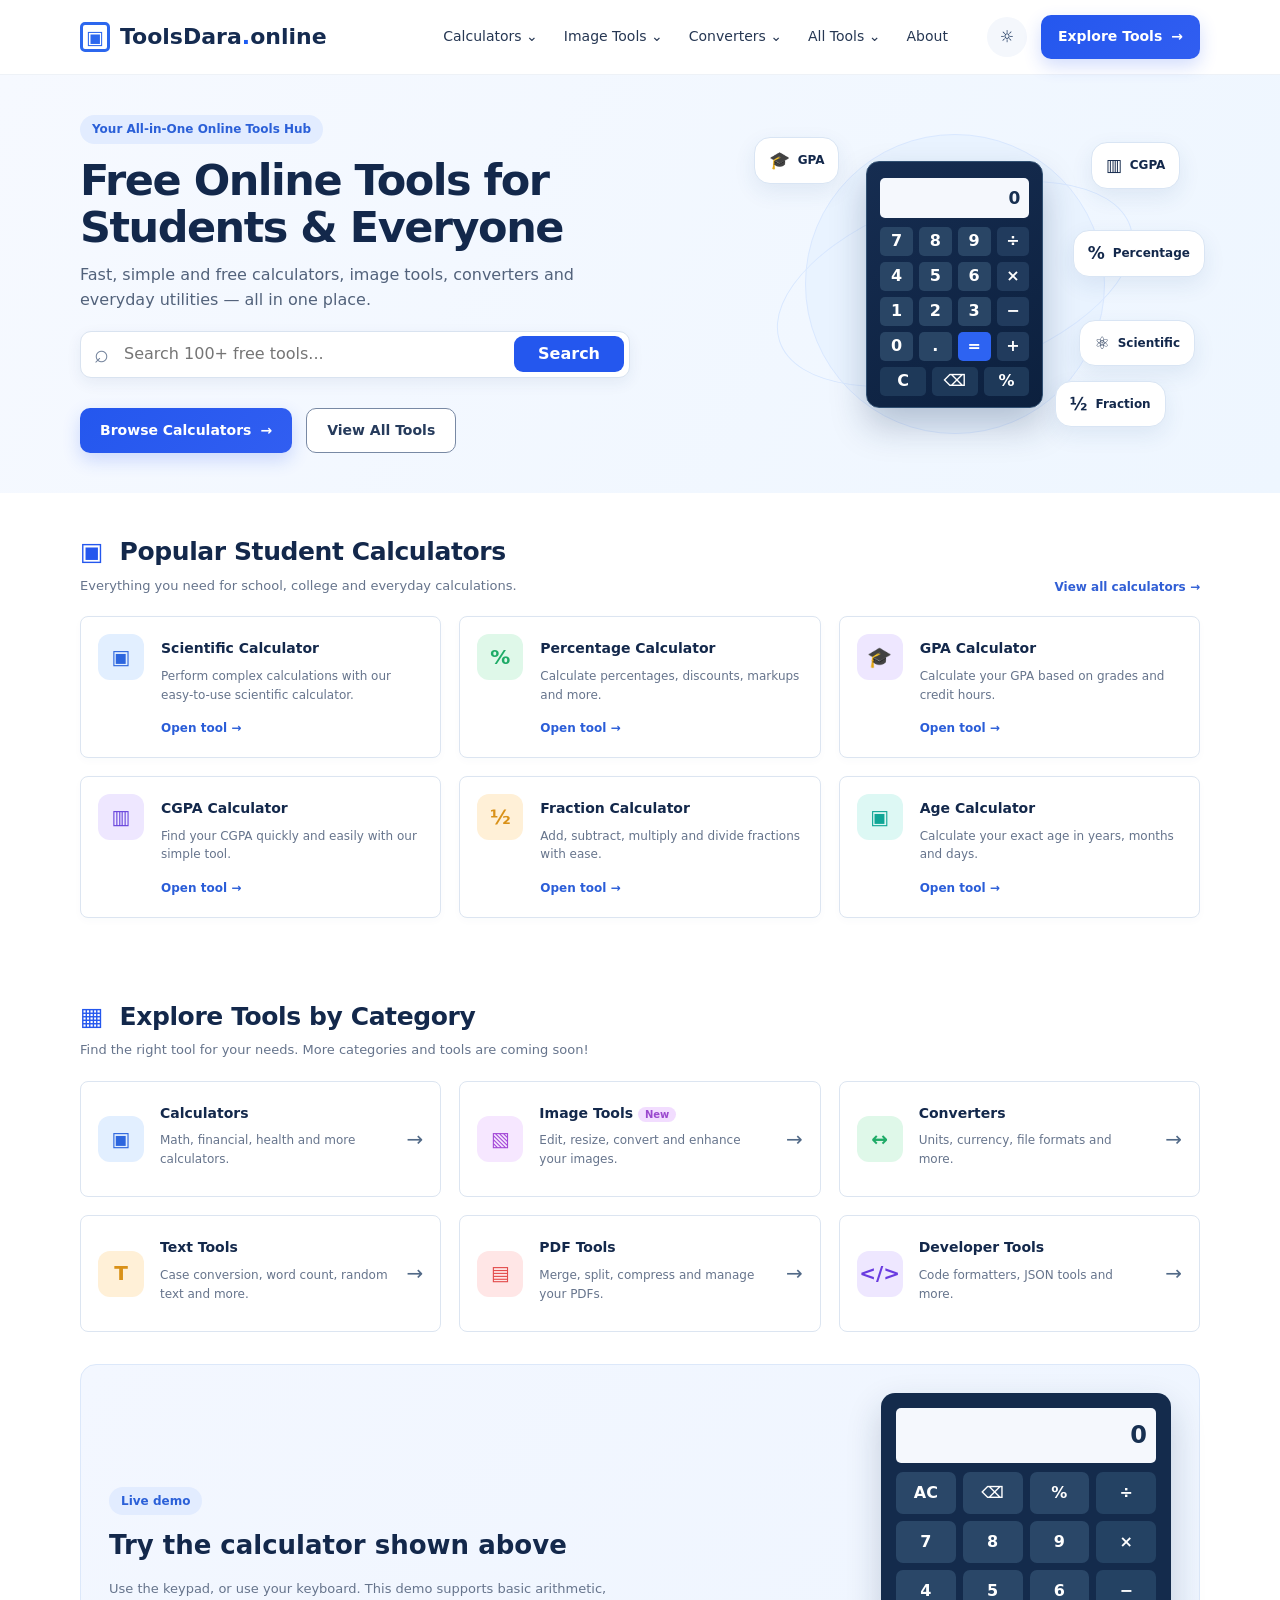
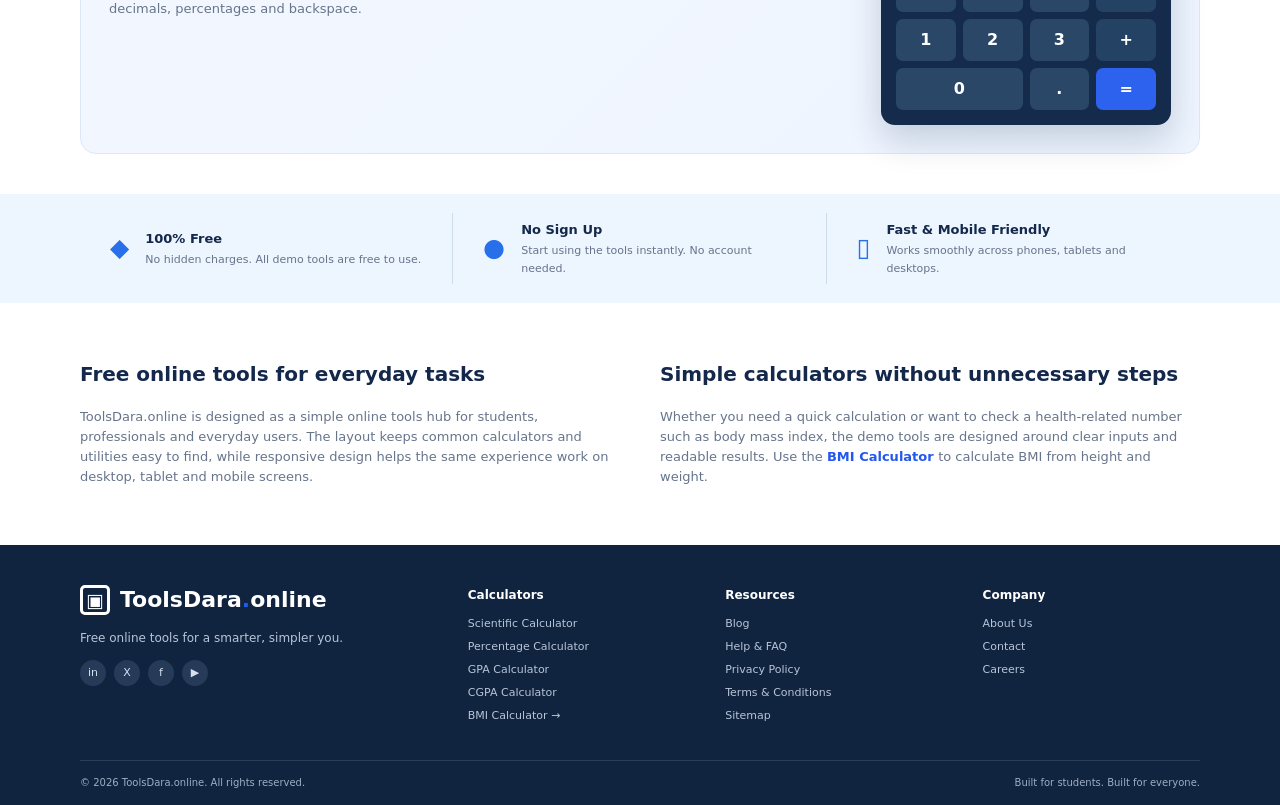
<file: index.html>
<!doctype html>
<html lang="en">
<head>
  <meta charset="utf-8">
  <meta name="viewport" content="width=device-width, initial-scale=1">
  <meta name="description" content="ToolsDara Online is a fast, free online tools hub for students and everyone. Try the working calculator demo and BMI calculator.">
  <meta name="keywords" content="online calculators, student calculators, BMI calculator, scientific calculator, percentage calculator, free online tools">
  <meta name="author" content="ToolsDara.online">
  <meta name="robots" content="index, follow">
  <link rel="canonical" href="./index.html">
  <title>Free Online Tools for Students & Everyone | ToolsDara.online</title>
  <link rel="stylesheet" href="style.css">
  <script type="application/ld+json">
  {
    "@context":"https://schema.org",
    "@type":"WebSite",
    "name":"ToolsDara.online",
    "url":"./",
    "description":"Free online calculators, image tools, converters and everyday utilities."
  }
  </script>
</head>
<body>
  <header class="site-header">
    <div class="container nav-wrap">
      <a class="brand" href="#top" aria-label="ToolsDara.online home">
        <span class="brand-icon" aria-hidden="true">▣</span>
        <span>ToolsDara<span class="brand-dot">.</span>online</span>
      </a>

      <button class="mobile-menu" type="button" aria-label="Open navigation" aria-expanded="false">☰</button>

      <nav class="main-nav" aria-label="Primary navigation">
        <div class="nav-dropdown">
          <button type="button" class="nav-drop-btn">Calculators <span>⌄</span></button>
          <div class="nav-menu">
            <a href="scientific-calculator/">Scientific Calculator</a>
            <a href="percentage-calculator/">Percentage Calculator</a>
            <a href="gpa-calculator/">GPA Calculator</a>
            <a href="bmi-calculator/">BMI Calculator</a>
          </div>
        </div>
        <div class="nav-dropdown">
          <button type="button" class="nav-drop-btn">Image Tools <span>⌄</span></button>
          <div class="nav-menu">
            <a href="image-resizer/">Image Resizer</a>
            <a href="image-converter/">Image Converter</a>
          </div>
        </div>
        <div class="nav-dropdown">
          <button type="button" class="nav-drop-btn">Converters <span>⌄</span></button>
          <div class="nav-menu">
            <a href="unit-converter/">Unit Converter</a>
            <a href="currency-converter/">Currency Converter</a>
          </div>
        </div>
        <div class="nav-dropdown">
          <button type="button" class="nav-drop-btn">All Tools <span>⌄</span></button>
          <div class="nav-menu">
            <a href="calculators/">Calculators</a>
            <a href="all-tools/">All Tools</a>
          </div>
        </div>
        <a href="about-us/">About</a>
      </nav>

      <div class="header-actions">
        <button id="themeToggle" class="icon-btn" type="button" aria-label="Toggle dark mode" title="Toggle theme">☼</button>
        <a class="primary-btn small-btn" href="all-tools/">Explore Tools <span>→</span></a>
      </div>
    </div>
  </header>

  <main id="top">
    <section class="hero" aria-labelledby="hero-title">
      <div class="container hero-grid">
        <div class="hero-copy">
          <span class="eyebrow">Your All-in-One Online Tools Hub</span>
          <h1 id="hero-title">Free Online Tools for<br><span>Students &amp; Everyone</span></h1>
          <p class="hero-lead">Fast, simple and free calculators, image tools, converters and everyday utilities — all in one place.</p>

          <form id="toolSearch" class="search-box" role="search">
            <label class="sr-only" for="searchInput">Search tools</label>
            <span class="search-icon" aria-hidden="true">⌕</span>
            <input id="searchInput" type="search" placeholder="Search 100+ free tools..." autocomplete="off">
            <button type="submit">Search</button>
          </form>
          <p id="searchMessage" class="search-message" aria-live="polite"></p>

          <div class="hero-actions">
            <a class="primary-btn" href="calculators/">Browse Calculators <span>→</span></a>
            <a class="outline-btn" href="all-tools/">View All Tools</a>
          </div>
        </div>

        <div class="hero-visual" aria-label="Working calculator preview">
          <div class="orbit orbit-one"></div>
          <div class="orbit orbit-two"></div>
          <div class="float-tag tag-gpa"><span>🎓</span> GPA</div>
          <div class="float-tag tag-cgpa"><span>▥</span> CGPA</div>
          <div class="float-tag tag-percent"><span>%</span> Percentage</div>
          <div class="float-tag tag-science"><span>⚛</span> Scientific</div>
          <div class="float-tag tag-fraction"><span>½</span> Fraction</div>

          <div class="mini-calculator" aria-label="Working demo calculator">
            <output id="calcDisplay" class="calc-display" aria-live="polite">0</output>
            <div class="calc-grid">
              <button type="button" data-calc="7">7</button><button type="button" data-calc="8">8</button><button type="button" data-calc="9">9</button><button type="button" class="operator" data-calc="÷">÷</button>
              <button type="button" data-calc="4">4</button><button type="button" data-calc="5">5</button><button type="button" data-calc="6">6</button><button type="button" class="operator" data-calc="×">×</button>
              <button type="button" data-calc="1">1</button><button type="button" data-calc="2">2</button><button type="button" data-calc="3">3</button><button type="button" class="operator" data-calc="−">−</button>
              <button type="button" data-calc="0">0</button><button type="button" data-calc=".">.</button><button type="button" class="equals" data-calc="=">=</button><button type="button" class="operator" data-calc="+">+</button>
            </div>
            <div class="calc-extra">
              <button type="button" data-calc="clear">C</button>
              <button type="button" data-calc="back">⌫</button>
              <button type="button" data-calc="percent">%</button>
            </div>
          </div>
        </div>
      </div>
    </section>

    <section id="calculators" class="section" aria-labelledby="calculator-heading">
      <div class="container">
        <div class="section-heading">
          <div>
            <h2 id="calculator-heading"><span class="heading-icon">▣</span> Popular Student Calculators</h2>
            <p>Everything you need for school, college and everyday calculations.</p>
          </div>
          <a href="all-tools/" class="section-link">View all calculators →</a>
        </div>

        <div id="toolCards" class="tool-grid">
          <article class="tool-card" data-search="scientific calculator math complex calculations">
            <div class="tool-icon blue">▣</div>
            <div><h3>Scientific Calculator</h3><p>Perform complex calculations with our easy-to-use scientific calculator.</p><a href="scientific-calculator/" class="card-link">Open tool →</a></div>
          </article>
          <article class="tool-card" data-search="percentage calculator percentages discounts markup">
            <div class="tool-icon green">%</div>
            <div><h3>Percentage Calculator</h3><p>Calculate percentages, discounts, markups and more.</p><a href="percentage-calculator/" class="card-link">Open tool →</a></div>
          </article>
          <article class="tool-card" data-search="GPA calculator grades credit hours">
            <div class="tool-icon purple">🎓</div>
            <div><h3>GPA Calculator</h3><p>Calculate your GPA based on grades and credit hours.</p><a href="gpa-calculator/" class="card-link">Open tool →</a></div>
          </article>
          <article class="tool-card" data-search="CGPA calculator college grade point">
            <div class="tool-icon purple">▥</div>
            <div><h3>CGPA Calculator</h3><p>Find your CGPA quickly and easily with our simple tool.</p><a href="cgpa-calculator/" class="card-link">Open tool →</a></div>
          </article>
          <article class="tool-card" data-search="fraction calculator add subtract multiply divide">
            <div class="tool-icon orange">½</div>
            <div><h3>Fraction Calculator</h3><p>Add, subtract, multiply and divide fractions with ease.</p><a href="fraction-calculator/" class="card-link">Open tool →</a></div>
          </article>
          <article class="tool-card" data-search="age calculator age years months days">
            <div class="tool-icon teal">▣</div>
            <div><h3>Age Calculator</h3><p>Calculate your exact age in years, months and days.</p><a href="age-calculator/" class="card-link">Open tool →</a></div>
          </article>
        </div>
      </div>
    </section>

    <section id="categories" class="section categories-section" aria-labelledby="category-heading">
      <div class="container">
        <div class="section-heading">
          <div>
            <h2 id="category-heading"><span class="heading-icon">▦</span> Explore Tools by Category</h2>
            <p>Find the right tool for your needs. More categories and tools are coming soon!</p>
          </div>
        </div>

        <div class="category-grid">
          <a class="category-card" href="calculators/"><div class="tool-icon blue">▣</div><div><h3>Calculators</h3><p>Math, financial, health and more calculators.</p></div><span>→</span></a>
          <a class="category-card" href="image-tools/"><div class="tool-icon pink">▧</div><div><h3>Image Tools <small>New</small></h3><p>Edit, resize, convert and enhance your images.</p></div><span>→</span></a>
          <a class="category-card" href="converters/"><div class="tool-icon green">↔</div><div><h3>Converters</h3><p>Units, currency, file formats and more.</p></div><span>→</span></a>
          <a class="category-card" href="text-tools/"><div class="tool-icon orange">T</div><div><h3>Text Tools</h3><p>Case conversion, word count, random text and more.</p></div><span>→</span></a>
          <a class="category-card" href="pdf-tools/"><div class="tool-icon red">▤</div><div><h3>PDF Tools</h3><p>Merge, split, compress and manage your PDFs.</p></div><span>→</span></a>
          <a class="category-card" href="developer-tools/"><div class="tool-icon violet">&lt;/&gt;</div><div><h3>Developer Tools</h3><p>Code formatters, JSON tools and more.</p></div><span>→</span></a>
        </div>

        <div id="demoCalculator" class="calculator-demo">
          <div>
            <span class="eyebrow">Live demo</span>
            <h2>Try the calculator shown above</h2>
            <p>Use the keypad, or use your keyboard. This demo supports basic arithmetic, decimals, percentages and backspace.</p>
          </div>
          <div class="large-calculator" aria-label="Large working calculator">
            <output id="largeCalcDisplay" class="calc-display">0</output>
            <div class="large-calc-grid">
              <button type="button" data-large-calc="clear">AC</button><button type="button" data-large-calc="back">⌫</button><button type="button" data-large-calc="percent">%</button><button type="button" class="operator" data-large-calc="÷">÷</button>
              <button type="button" data-large-calc="7">7</button><button type="button" data-large-calc="8">8</button><button type="button" data-large-calc="9">9</button><button type="button" class="operator" data-large-calc="×">×</button>
              <button type="button" data-large-calc="4">4</button><button type="button" data-large-calc="5">5</button><button type="button" data-large-calc="6">6</button><button type="button" class="operator" data-large-calc="−">−</button>
              <button type="button" data-large-calc="1">1</button><button type="button" data-large-calc="2">2</button><button type="button" data-large-calc="3">3</button><button type="button" class="operator" data-large-calc="+">+</button>
              <button type="button" class="zero" data-large-calc="0">0</button><button type="button" data-large-calc=".">.</button><button type="button" class="equals" data-large-calc="=">=</button>
            </div>
          </div>
        </div>
      </div>
    </section>

    <section id="about" class="trust-section" aria-label="Website benefits">
      <div class="container trust-grid">
        <article><span class="trust-icon">◆</span><div><h3>100% Free</h3><p>No hidden charges. All demo tools are free to use.</p></div></article>
        <article><span class="trust-icon">●</span><div><h3>No Sign Up</h3><p>Start using the tools instantly. No account needed.</p></div></article>
        <article><span class="trust-icon">▯</span><div><h3>Fast &amp; Mobile Friendly</h3><p>Works smoothly across phones, tablets and desktops.</p></div></article>
      </div>
    </section>

    <section class="seo-content section">
      <div class="container">
        <article>
          <h2>Free online tools for everyday tasks</h2>
          <p>ToolsDara.online is designed as a simple online tools hub for students, professionals and everyday users. The layout keeps common calculators and utilities easy to find, while responsive design helps the same experience work on desktop, tablet and mobile screens.</p>
        </article>
        <article>
          <h2>Simple calculators without unnecessary steps</h2>
          <p>Whether you need a quick calculation or want to check a health-related number such as body mass index, the demo tools are designed around clear inputs and readable results. Use the <a href="bmi-calculator/">BMI Calculator </a> to calculate BMI from height and weight.</p>
        </article>
      </div>
    </section>
  </main>

  <footer class="site-footer">
    <div class="container footer-grid">
      <div class="footer-brand">
        <a class="brand footer-logo" href="#top"><span class="brand-icon">▣</span><span>ToolsDara<span class="brand-dot">.</span>online</span></a>
        <p>Free online tools for a smarter, simpler you.</p>
        <div class="socials"><a href="#about" aria-label="LinkedIn">in</a><a href="#about" aria-label="Twitter">X</a><a href="#about" aria-label="Facebook">f</a><a href="#about" aria-label="YouTube">▶</a></div>
      </div>
      <div><h3>Calculators</h3><a href="scientific-calculator/">Scientific Calculator</a><a href="percentage-calculator/">Percentage Calculator</a><a href="gpa-calculator/">GPA Calculator</a><a href="cgpa-calculator/">CGPA Calculator</a><a href="bmi-calculator/">BMI Calculator →</a></div>
      <div><h3>Resources</h3><a href="blog/">Blog</a><a href="help-&-faq/">Help &amp; FAQ</a><a href="privacy-policy/">Privacy Policy</a><a href="terms-&-conditions/">Terms &amp; Conditions</a><a href="sitemap.xml">Sitemap</a></div>
      <div><h3>Company</h3><a href="about-us/">About Us</a><a href="contact/">Contact</a><a href="careers/">Careers</a></div>
    </div>
    <div class="container footer-bottom"><span>© 2026 ToolsDara.online. All rights reserved.</span><span>Built for students. Built for everyone.</span></div>
  </footer>
  <script src="script.js" defer></script>
</body>
</html>
</file>
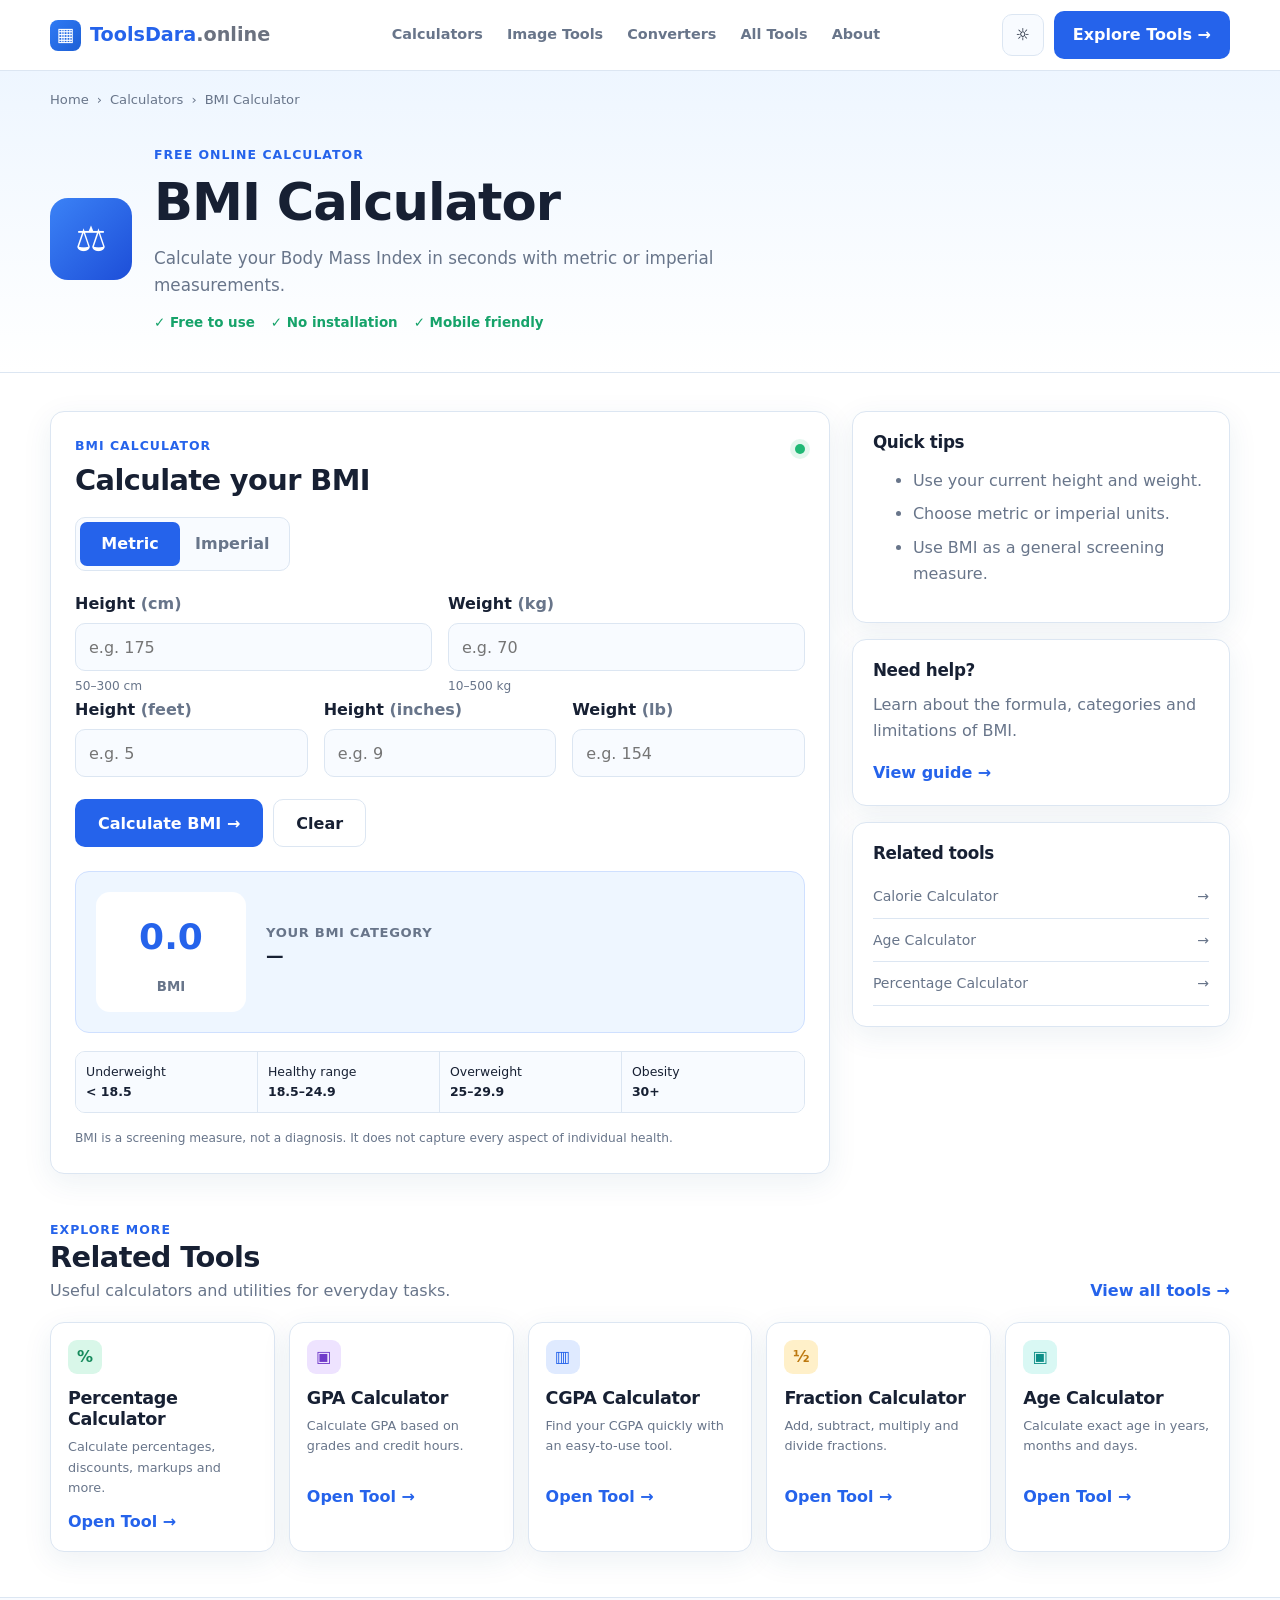
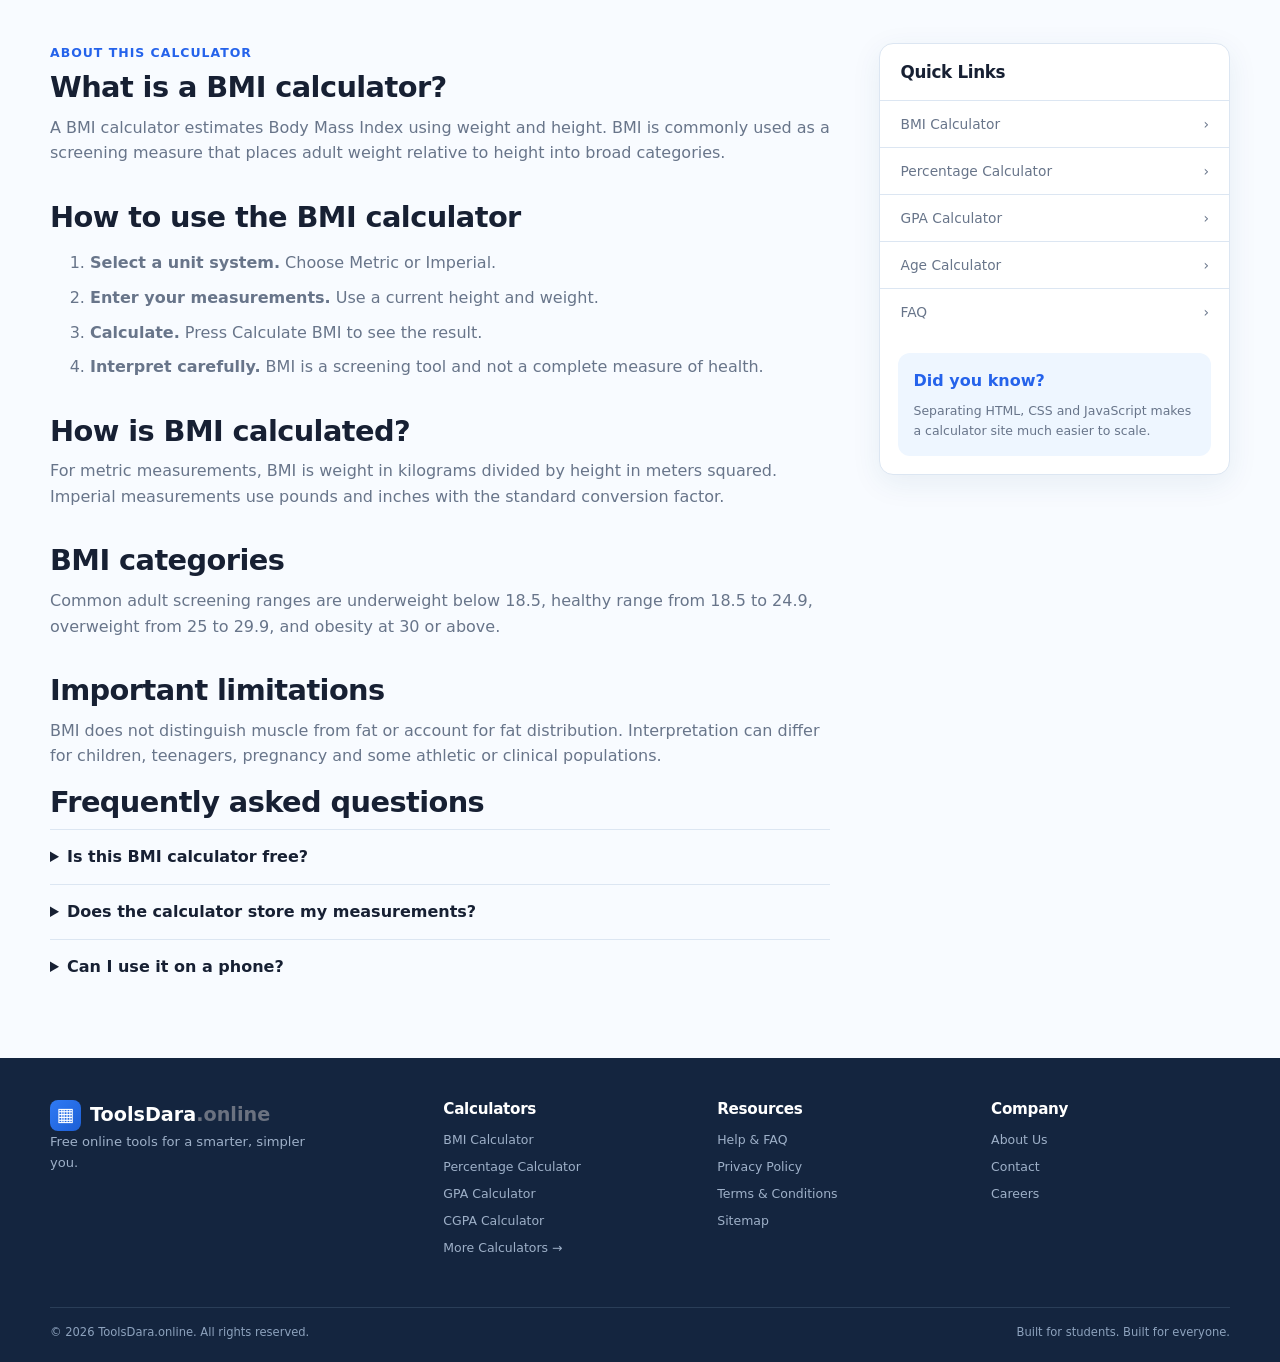
<file: bmi-calculator/index.html>
<!doctype html>
<html lang="en">
<head>
  <!-- =========================================================
       HEAD / SEO
       Replace example.com with your production domain.
       ========================================================= -->
  <meta charset="utf-8">
  <meta name="viewport" content="width=device-width, initial-scale=1">
  <title>BMI Calculator - Free Online BMI Calculator | ToolsDara</title>
  <meta name="description" content="Calculate your Body Mass Index (BMI) instantly with this free responsive BMI calculator. Supports metric and imperial units.">
  <meta name="robots" content="index,follow,max-image-preview:large">
  <meta name="author" content="ToolsDara">
  <link rel="canonical" href="https://toolsdara.online/bmi-calculator/">
  <meta name="theme-color" content="#2563eb">

  <!-- Social sharing metadata -->
  <meta property="og:type" content="website">
  <meta property="og:title" content="BMI Calculator - Free Online BMI Calculator">
  <meta property="og:description" content="Calculate BMI quickly with a free mobile-friendly calculator.">
  <meta property="og:url" content="https://example.com/bmi-calculator/">
  <meta property="og:site_name" content="ToolsDara">
  <meta property="og:image" content="https://example.com/assets/og-image.jpg">
  <meta name="twitter:card" content="summary_large_image">

  <link rel="stylesheet" href="style.css">
  <script defer src="script.js"></script>

  <!-- Structured data: keep it synchronized with the visible page. -->
  <script type="application/ld+json">
  {
    "@context":"https://schema.org",
    "@type":"WebApplication",
    "name":"BMI Calculator",
    "url":"https://toolsdara.online/bmi-calculator/",
    "description":"Free online BMI calculator with metric and imperial units.",
    "applicationCategory":"HealthApplication",
    "operatingSystem":"Any",
    "offers":{"@type":"Offer","price":"0","priceCurrency":"USD"},
    "publisher":{"@type":"Organization","name":"ToolsDara"}
  }
  </script>
</head>

<body>
  <!-- =========================================================
       SITE HEADER
       Semantic header + nav for global navigation.
       ========================================================= -->
  <header class="site-header">
    <div class="container header-inner">
      <a class="brand" href="/" aria-label="ToolsDara home">
        <span class="brand-mark" aria-hidden="true">▦</span>
        <span>ToolsDara<span class="brand-dot">.online</span></span>
      </a>

      <nav class="main-nav" aria-label="Primary navigation">
        <a href="#calculators">Calculators</a>
        <a href="#tools">Image Tools</a>
        <a href="#converters">Converters</a>
        <a href="#all-tools">All Tools</a>
        <a href="#about">About</a>
      </nav>

      <div class="header-actions">
        <button class="icon-button" id="themeToggle" type="button" aria-label="Toggle dark mode">☼</button>
        <a class="button button-primary desktop-explore" href="#all-tools">Explore Tools →</a>
        <button class="menu-toggle" id="menuToggle" type="button" aria-expanded="false" aria-controls="mobileNav" aria-label="Open navigation">
          <span></span><span></span><span></span>
        </button>
      </div>
    </div>

    <!-- Mobile navigation -->
    <div class="mobile-nav" id="mobileNav" hidden>
      <div class="container">
        <a href="#calculators">Calculators</a>
        <a href="#tools">Image Tools</a>
        <a href="#converters">Converters</a>
        <a href="#all-tools">All Tools</a>
        <a href="#about">About</a>
      </div>
    </div>
  </header>

  <main>
    <!-- =========================================================
         PAGE INTRO
         Keep exactly one strong H1 on each calculator page.
         ========================================================= -->
    <section class="hero">
      <div class="container">
        <nav class="breadcrumbs" aria-label="Breadcrumb">
          <a href="/">Home</a><span>›</span>
          <a href="#calculators">Calculators</a><span>›</span>
          <span aria-current="page">BMI Calculator</span>
        </nav>

        <div class="page-intro">
          <div class="page-icon" aria-hidden="true">⚖</div>
          <div>
            <p class="eyebrow">Free online calculator</p>
            <h1>BMI Calculator</h1>
            <p class="lead">Calculate your Body Mass Index in seconds with metric or imperial measurements.</p>
            <div class="trust-row">
              <span>✓ Free to use</span>
              <span>✓ No installation</span>
              <span>✓ Mobile friendly</span>
            </div>
          </div>
        </div>
      </div>
    </section>

    <!-- =========================================================
         CALCULATOR
         Main interactive tool + contextual sidebar.
         ========================================================= -->
    <section class="tool-section" aria-labelledby="calculator-title">
      <div class="container calculator-layout">
        <article class="calculator-card" id="calculators">
          <div class="card-heading">
            <div>
              <p class="eyebrow">BMI calculator</p>
              <h2 id="calculator-title">Calculate your BMI</h2>
            </div>
            <span class="status-dot" aria-label="Calculator ready"></span>
          </div>

          <div class="unit-switcher" role="group" aria-label="Measurement system">
            <button class="unit-button active" type="button" data-unit="metric" aria-pressed="true">Metric</button>
            <button class="unit-button" type="button" data-unit="imperial" aria-pressed="false">Imperial</button>
          </div>

          <form id="bmiForm" novalidate>
            <div class="form-grid" id="metricFields">
              <div class="field">
                <label for="heightCm">Height <span>(cm)</span></label>
                <input id="heightCm" type="number" inputmode="decimal" min="50" max="300" step="0.1" placeholder="e.g. 175">
                <small>50–300 cm</small>
              </div>
              <div class="field">
                <label for="weightKg">Weight <span>(kg)</span></label>
                <input id="weightKg" type="number" inputmode="decimal" min="10" max="500" step="0.1" placeholder="e.g. 70">
                <small>10–500 kg</small>
              </div>
            </div>

            <div class="form-grid imperial-grid" id="imperialFields" hidden>
              <div class="field">
                <label for="heightFt">Height <span>(feet)</span></label>
                <input id="heightFt" type="number" inputmode="decimal" min="1" max="8" step="1" placeholder="e.g. 5">
              </div>
              <div class="field">
                <label for="heightIn">Height <span>(inches)</span></label>
                <input id="heightIn" type="number" inputmode="decimal" min="0" max="11.9" step="0.1" placeholder="e.g. 9">
              </div>
              <div class="field">
                <label for="weightLb">Weight <span>(lb)</span></label>
                <input id="weightLb" type="number" inputmode="decimal" min="22" max="1100" step="0.1" placeholder="e.g. 154">
              </div>
            </div>

            <div class="form-actions">
              <button class="button button-primary button-large" type="submit">Calculate BMI →</button>
              <button class="button button-ghost button-large" id="resetButton" type="reset">Clear</button>
            </div>
            <p class="form-error" id="formError" role="alert" hidden></p>
          </form>

          <section class="result-panel" id="resultPanel" aria-live="polite" aria-atomic="true" hidden>
            <div class="result-number">
              <span id="bmiValue">0.0</span>
              <small>BMI</small>
            </div>
            <div>
              <p class="result-label">Your BMI category</p>
              <h3 id="bmiCategory">—</h3>
              <p id="bmiMessage"></p>
            </div>
          </section>

          <div class="bmi-scale" aria-label="Adult BMI category reference">
            <div><span>Underweight</span><strong>&lt; 18.5</strong></div>
            <div><span>Healthy range</span><strong>18.5–24.9</strong></div>
            <div><span>Overweight</span><strong>25–29.9</strong></div>
            <div><span>Obesity</span><strong>30+</strong></div>
          </div>

          <p class="disclaimer">BMI is a screening measure, not a diagnosis. It does not capture every aspect of individual health.</p>
        </article>

        <aside class="sidebar-stack" aria-label="Helpful BMI information">
          <section class="info-card">
            <h2>Quick tips</h2>
            <ul>
              <li>Use your current height and weight.</li>
              <li>Choose metric or imperial units.</li>
              <li>Use BMI as a general screening measure.</li>
            </ul>
          </section>

          <section class="info-card">
            <h2>Need help?</h2>
            <p>Learn about the formula, categories and limitations of BMI.</p>
            <a class="text-link" href="#how-to-use">View guide →</a>
          </section>

          <section class="info-card">
            <h2>Related tools</h2>
            <div class="mini-links">
              <a href="#tools">Calorie Calculator <span>→</span></a>
              <a href="#tools">Age Calculator <span>→</span></a>
              <a href="#tools">Percentage Calculator <span>→</span></a>
            </div>
          </section>
        </aside>
      </div>
    </section>

    <!-- =========================================================
         RELATED TOOLS
         Reusable component for every calculator page.
         ========================================================= -->
    <section class="related-section" id="all-tools" aria-labelledby="related-title">
      <div class="container">
        <div class="section-heading">
          <div>
            <p class="eyebrow">Explore more</p>
            <h2 id="related-title">Related Tools</h2>
            <p>Useful calculators and utilities for everyday tasks.</p>
          </div>
          <a class="text-link" href="#all-tools">View all tools →</a>
        </div>

        <div class="tool-grid" id="tools">
          <a class="tool-card" href="#tools"><span class="tool-icon green">%</span><h3>Percentage Calculator</h3><p>Calculate percentages, discounts, markups and more.</p><span class="text-link">Open Tool →</span></a>
          <a class="tool-card" href="#tools"><span class="tool-icon purple">▣</span><h3>GPA Calculator</h3><p>Calculate GPA based on grades and credit hours.</p><span class="text-link">Open Tool →</span></a>
          <a class="tool-card" href="#tools"><span class="tool-icon blue">▥</span><h3>CGPA Calculator</h3><p>Find your CGPA quickly with an easy-to-use tool.</p><span class="text-link">Open Tool →</span></a>
          <a class="tool-card" href="#tools"><span class="tool-icon orange">½</span><h3>Fraction Calculator</h3><p>Add, subtract, multiply and divide fractions.</p><span class="text-link">Open Tool →</span></a>
          <a class="tool-card" href="#tools"><span class="tool-icon teal">▣</span><h3>Age Calculator</h3><p>Calculate exact age in years, months and days.</p><span class="text-link">Open Tool →</span></a>
        </div>
      </div>
    </section>

    <!-- =========================================================
         LONG-FORM SEO CONTENT
         Helpful content supports search intent without keyword stuffing.
         ========================================================= -->
    <section class="content-section" id="about" aria-labelledby="about-title">
      <div class="container content-layout">
        <article class="prose">
          <p class="eyebrow">About this calculator</p>
          <h2 id="about-title">What is a BMI calculator?</h2>
          <p>A BMI calculator estimates Body Mass Index using weight and height. BMI is commonly used as a screening measure that places adult weight relative to height into broad categories.</p>

          <h2 id="how-to-use">How to use the BMI calculator</h2>
          <ol>
            <li><strong>Select a unit system.</strong> Choose Metric or Imperial.</li>
            <li><strong>Enter your measurements.</strong> Use a current height and weight.</li>
            <li><strong>Calculate.</strong> Press Calculate BMI to see the result.</li>
            <li><strong>Interpret carefully.</strong> BMI is a screening tool and not a complete measure of health.</li>
          </ol>

          <h2>How is BMI calculated?</h2>
          <p>For metric measurements, BMI is weight in kilograms divided by height in meters squared. Imperial measurements use pounds and inches with the standard conversion factor.</p>

          <h2>BMI categories</h2>
          <p>Common adult screening ranges are underweight below 18.5, healthy range from 18.5 to 24.9, overweight from 25 to 29.9, and obesity at 30 or above.</p>

          <h2>Important limitations</h2>
          <p>BMI does not distinguish muscle from fat or account for fat distribution. Interpretation can differ for children, teenagers, pregnancy and some athletic or clinical populations.</p>

          <section class="faq" id="faq" aria-labelledby="faq-title">
            <h2 id="faq-title">Frequently asked questions</h2>
            <details>
              <summary>Is this BMI calculator free?</summary>
              <p>Yes. It is designed as a free client-side calculator.</p>
            </details>
            <details>
              <summary>Does the calculator store my measurements?</summary>
              <p>No server-side storage is implemented. Calculations happen in your browser.</p>
            </details>
            <details>
              <summary>Can I use it on a phone?</summary>
              <p>Yes. The layout is responsive and touch-friendly.</p>
            </details>
          </section>
        </article>

        <aside class="quick-links" aria-label="Quick links">
          <h2>Quick Links</h2>
          <a href="/bmi-calculator/">BMI Calculator <span>›</span></a>
          <a href="/percentage-calculator/">Percentage Calculator <span>›</span></a>
          <a href="/gpa-calculator/">GPA Calculator <span>›</span></a>
          <a href="/age-calculator/">Age Calculator <span>›</span></a>
          <a href="#faq">FAQ <span>›</span></a>
          <div class="did-you-know">
            <strong>Did you know?</strong>
            <p>Separating HTML, CSS and JavaScript makes a calculator site much easier to scale.</p>
          </div>
        </aside>
      </div>
    </section>
  </main>

  <!-- =========================================================
       SITE FOOTER
       Reusable global footer with navigation and trust links.
       ========================================================= -->
  <footer class="site-footer">
    <div class="container footer-grid">
      <div>
        <a class="brand footer-brand" href="https://toolsdara.online">
          <span class="brand-mark">▦</span>
          <span>ToolsDara<span class="brand-dot">.online</span></span>
        </a>
        <p>Free online tools for a smarter, simpler you.</p>
      </div>
      <div>
        <h2>Calculators</h2>
        <a href="/bmi-calculator/">BMI Calculator</a>
        <a href="/percentage-calculator/">Percentage Calculator</a>
        <a href="/gpa-calculator/">GPA Calculator</a>
        <a href="/cgpa-calculator/">CGPA Calculator</a>
        <a href="/calculators/">More Calculators →</a>
      </div>
      <div>
        <h2>Resources</h2>
        <a href="/help-&-faq/">Help & FAQ</a>
        <a href="/privacy-policy/">Privacy Policy</a>
        <a href="/terms-&-conditions/">Terms & Conditions</a>
        <a href="/sitemap.xml">Sitemap</a>
      </div>
      <div>
        <h2>Company</h2>
        <a href="/about-us/">About Us</a>
        <a href="/contact/">Contact</a>
        <a href="/careers/">Careers</a>
      </div>
    </div>
    <div class="container footer-bottom">
      <span>© <span id="year">2026</span> ToolsDara.online. All rights reserved.</span>
      <span>Built for students. Built for everyone.</span>
    </div>
  </footer>
</body>
</html>
</file>
<file: style.css>
:root{
  --navy:#10264b;--blue:#2457ee;--blue2:#386af7;--text:#13284b;--muted:#66748c;
  --bg:#fff;--soft:#f4f8ff;--line:#dce5f1;--card:#fff;--footer:#10233f;
  --shadow:0 12px 32px rgba(35,73,135,.08);--radius:12px;
}
*{box-sizing:border-box}
html{scroll-behavior:smooth}
body{margin:0;font-family:Inter,ui-sans-serif,system-ui,-apple-system,BlinkMacSystemFont,"Segoe UI",sans-serif;color:var(--text);background:var(--bg);line-height:1.55}
a{color:inherit;text-decoration:none}
button,input{font:inherit}
button,a{transition:all .2s ease}
.container{width:min(1120px,calc(100% - 48px));margin:auto}
.sr-only{position:absolute;width:1px;height:1px;padding:0;margin:-1px;overflow:hidden;clip:rect(0,0,0,0);white-space:nowrap;border:0}
.site-header{position:sticky;top:0;z-index:50;background:rgba(255,255,255,.96);border-bottom:1px solid #eef2f7;backdrop-filter:blur(14px)}
.nav-wrap{min-height:74px;display:flex;align-items:center;gap:28px}
.brand{display:flex;align-items:center;gap:10px;font-size:22px;font-weight:800;color:#1c5cf3;white-space:nowrap}
.brand>span:last-child{color:#152b50}.brand-dot{color:#1c5cf3!important}
.brand-icon{display:grid;place-items:center;width:30px;height:30px;border-radius:5px;border:3px solid #2c67ee;color:#2c67ee;font-size:19px;line-height:1}
.main-nav{display:flex;align-items:center;gap:4px;margin-left:auto}
.main-nav>a,.nav-drop-btn{padding:10px 11px;border:0;background:none;color:#263753;font-size:14px;cursor:pointer;border-radius:8px}
.main-nav>a:hover,.nav-drop-btn:hover{background:#f1f5ff;color:var(--blue)}
.nav-dropdown{position:relative}
.nav-menu{display:none;position:absolute;top:100%;left:0;min-width:190px;background:#fff;border:1px solid var(--line);box-shadow:var(--shadow);border-radius:10px;padding:7px}
.nav-dropdown:hover .nav-menu,.nav-dropdown:focus-within .nav-menu{display:block}
.nav-menu a{display:block;padding:9px 10px;border-radius:7px;font-size:13px}.nav-menu a:hover{background:#f2f6ff;color:var(--blue)}
.header-actions{display:flex;align-items:center;gap:14px}
.icon-btn{width:40px;height:40px;border:0;border-radius:50%;background:#f4f7fc;color:#1a355d;cursor:pointer}
.primary-btn,.outline-btn{display:inline-flex;align-items:center;justify-content:center;gap:9px;border-radius:10px;padding:11px 20px;font-weight:700;font-size:14px}
.primary-btn{background:linear-gradient(135deg,var(--blue),#315ef1);color:#fff;box-shadow:0 7px 18px rgba(37,87,238,.2)}
.primary-btn:hover{transform:translateY(-1px);filter:brightness(1.03)}
.outline-btn{border:1px solid #7889a4;color:#263b5c;background:#fff}.outline-btn:hover{border-color:var(--blue);color:var(--blue)}
.small-btn{padding:11px 17px}.mobile-menu{display:none;border:0;background:transparent;font-size:25px;color:var(--text)}
.hero{background:linear-gradient(120deg,#f6f9ff 0%,#eef6ff 100%);overflow:hidden}
.hero-grid{min-height:365px;display:grid;grid-template-columns:1.1fr .9fr;align-items:center;gap:30px;padding:40px 0}
.eyebrow{display:inline-flex;background:#e2ecff;color:#2b60d8;border-radius:999px;padding:5px 12px;font-size:12px;font-weight:700}
.hero h1{font-size:43px;line-height:1.1;letter-spacing:-1.5px;margin:13px 0 12px}.hero h1 span{font-weight:800}
.hero-lead{max-width:570px;color:#52627b;font-size:16px;margin:0 0 18px}
.search-box{height:47px;background:#fff;border:1px solid #d9e3f0;box-shadow:0 5px 15px rgba(29,62,110,.07);border-radius:11px;display:flex;align-items:center;max-width:550px;overflow:hidden}
.search-icon{font-size:25px;color:#71819a;padding:0 13px}
.search-box input{flex:1;min-width:0;border:0;outline:0;color:var(--text)}.search-box button{height:36px;margin-right:5px;padding:0 24px;border:0;border-radius:9px;background:var(--blue);color:#fff;font-weight:700;cursor:pointer}
.search-message{height:18px;margin:4px 0 0;color:#60718c;font-size:12px}
.hero-actions{display:flex;gap:14px;margin-top:8px}
.hero-visual{position:relative;min-height:320px;display:grid;place-items:center}
.orbit{position:absolute;border-radius:50%;border:1px solid #d9e8ff}.orbit-one{width:300px;height:300px;background:#e9f3ff}.orbit-two{width:370px;height:180px;transform:rotate(-18deg);background:transparent}
.mini-calculator{position:relative;z-index:2;width:177px;padding:16px 13px 11px;border-radius:13px;background:linear-gradient(145deg,#162d51,#0c203e);box-shadow:0 18px 35px rgba(24,47,83,.25);border:1px solid #315072}
.calc-display{height:40px;background:#f5f8fd;border-radius:5px;margin-bottom:9px;display:flex;align-items:center;justify-content:flex-end;padding:0 9px;color:#173051;font-weight:700;font-size:17px;overflow:hidden;white-space:nowrap}
.calc-grid{display:grid;grid-template-columns:repeat(4,1fr);gap:6px}
.calc-grid button,.calc-extra button{border:0;border-radius:5px;background:#294565;color:#fff;height:29px;font-weight:700;cursor:pointer}.calc-grid button:hover,.calc-extra button:hover{background:#386084}.calc-grid .operator{background:#213b5d}.calc-grid .equals{background:#2d63f2}.calc-extra{display:grid;grid-template-columns:repeat(3,1fr);gap:6px;margin-top:6px}.calc-extra button{background:#1e3959}
.float-tag{position:absolute;z-index:3;padding:9px 14px;border-radius:16px;background:#fff;border:1px solid #d9e5f4;box-shadow:0 8px 22px rgba(38,77,130,.09);font-size:12px;font-weight:700;display:flex;gap:8px;align-items:center}.float-tag span{font-size:17px}.tag-gpa{top:13px;left:9%}.tag-cgpa{top:18px;right:4%}.tag-percent{top:106px;right:-1%}.tag-science{bottom:78px;right:1%}.tag-fraction{bottom:17px;right:7%}
.section{padding:40px 0}.section-heading{display:flex;justify-content:space-between;align-items:flex-end;margin-bottom:20px}.section-heading h2{font-size:25px;margin:0 0 4px;letter-spacing:-.4px}.section-heading p{margin:0;color:var(--muted);font-size:13px}.heading-icon{color:var(--blue);margin-right:8px}.section-link{color:#315fd5;font-weight:700;font-size:12px}
.tool-grid{display:grid;grid-template-columns:repeat(3,1fr);gap:18px}
.tool-card{min-height:132px;border:1px solid var(--line);border-radius:8px;padding:17px;display:flex;gap:17px;background:var(--card);box-shadow:0 3px 9px rgba(33,65,110,.025)}
.tool-card:hover{box-shadow:var(--shadow);transform:translateY(-2px)}
.tool-icon{flex:0 0 46px;width:46px;height:46px;border-radius:12px;display:grid;place-items:center;font-weight:800;font-size:20px}
.blue{background:#e2efff;color:#2d66de}.green{background:#dff8e9;color:#1eab67}.purple{background:#eee7ff;color:#6744dc}.orange{background:#fff0d7;color:#d99118}.teal{background:#ddf8f4;color:#10a696}.pink{background:#f6e7ff;color:#a44ad8}.red{background:#ffe6e6;color:#e34d4d}.violet{background:#eee7ff;color:#693be0}
.tool-card h3,.category-card h3{font-size:14px;margin:4px 0 7px}.tool-card p,.category-card p{font-size:12px;color:var(--muted);margin:0 0 11px}.card-link{font-size:12px;color:#2a5dd8;font-weight:700}
.categories-section{background:#fff}
.category-grid{display:grid;grid-template-columns:repeat(3,1fr);gap:18px}
.category-card{display:flex;align-items:center;gap:16px;min-height:106px;padding:17px;border:1px solid var(--line);border-radius:8px;background:#fff}.category-card:hover{box-shadow:var(--shadow);border-color:#cbdaf3}.category-card>span{margin-left:auto;color:#516987;font-size:20px}.category-card small{background:#f2ddff;color:#9a48ce;padding:2px 7px;border-radius:8px;font-size:10px;font-weight:700}
.calculator-demo{margin-top:32px;padding:28px;border-radius:16px;background:linear-gradient(135deg,#f3f7ff,#eef5ff);border:1px solid #dce8fa;display:flex;justify-content:space-between;align-items:center;gap:35px}.calculator-demo h2{font-size:26px;margin:10px 0 8px}.calculator-demo p{color:var(--muted);max-width:560px;font-size:13px}.large-calculator{width:290px;background:#142b4c;border-radius:14px;padding:15px;box-shadow:0 15px 35px rgba(20,43,76,.2)}.large-calculator .calc-display{height:55px;font-size:24px}.large-calc-grid{display:grid;grid-template-columns:repeat(4,1fr);gap:7px}.large-calc-grid button{height:42px;border:0;border-radius:7px;background:#2a4768;color:#fff;font-weight:700;cursor:pointer}.large-calc-grid button:hover{background:#3d6085}.large-calc-grid .operator{background:#244263}.large-calc-grid .equals{background:#2c62ee}.large-calc-grid .zero{grid-column:span 2}
.trust-section{padding:19px 0;background:#edf5ff}.trust-grid{display:grid;grid-template-columns:repeat(3,1fr)}.trust-grid article{display:flex;align-items:center;gap:16px;padding:7px 30px;border-right:1px solid #ccdced}.trust-grid article:last-child{border-right:0}.trust-icon{font-size:25px;color:#2770e9}.trust-grid h3{margin:0;font-size:13px}.trust-grid p{margin:2px 0 0;font-size:11px;color:var(--muted)}
.seo-content{padding-bottom:45px}.seo-content .container{display:grid;grid-template-columns:1fr 1fr;gap:40px}.seo-content h2{font-size:20px}.seo-content p{font-size:13px;color:var(--muted)}.seo-content a{color:var(--blue);font-weight:700}
.site-footer{background:var(--footer);color:#fff;padding:38px 0 0}.footer-grid{display:grid;grid-template-columns:1.6fr repeat(3,1fr);gap:40px;padding-bottom:30px}.footer-brand p{color:#b8c5d8;font-size:12px}.footer-logo{color:#fff}.footer-logo .brand-icon{color:#fff;border-color:#fff}.footer-logo>span:last-child{color:#fff}.footer-grid h3{font-size:12px;margin:3px 0 10px}.footer-grid>div:not(.footer-brand) a{display:block;color:#b8c5d8;font-size:11px;margin:6px 0}.footer-grid>div:not(.footer-brand) a:hover{color:#fff}.socials{display:flex;gap:8px}.socials a{display:grid;place-items:center;width:26px;height:26px;border-radius:50%;background:#263b57;color:#d7e0ed;font-size:11px}.footer-bottom{border-top:1px solid #2a3e59;padding:14px 0;display:flex;justify-content:space-between;color:#9daec4;font-size:10px}
.dark{--bg:#0d1829;--text:#e8eef8;--muted:#a8b5c8;--card:#122239;--line:#263b55;--footer:#071321}.dark .site-header,.dark .nav-menu,.dark .outline-btn,.dark .category-card,.dark .icon-btn{background:#0f1e31;color:var(--text)}.dark .main-nav>a,.dark .nav-drop-btn{color:#d9e5f5}.dark .hero{background:linear-gradient(120deg,#101f34,#122843)}.dark .search-box{background:#14263e;border-color:#2c425e}.dark .search-box input{background:transparent;color:#fff}.dark .section{background:#0d1829}.dark .categories-section{background:#0d1829}.dark .calculator-demo{background:#11233a;border-color:#2a405d}.dark .trust-section{background:#122640}.dark .seo-content p{color:#a8b5c8}
@media(max-width:950px){.main-nav{gap:0}.main-nav>a,.nav-drop-btn{padding:8px 6px;font-size:12px}.header-actions .small-btn{display:none}.hero h1{font-size:37px}.hero-grid{grid-template-columns:1fr 1fr}.tool-grid,.category-grid{gap:12px}.tool-card{padding:14px}.footer-grid{gap:20px}}
@media(max-width:760px){
 .container{width:min(100% - 30px,620px)}.nav-wrap{min-height:66px}.mobile-menu{display:block;margin-left:auto;order:3}.main-nav{display:none;position:absolute;top:66px;left:0;right:0;background:#fff;border-bottom:1px solid var(--line);padding:10px 15px;box-shadow:var(--shadow);flex-direction:column;align-items:stretch}.main-nav.open{display:flex}.nav-dropdown:hover .nav-menu{display:none}.nav-dropdown.open .nav-menu{display:block;position:static;box-shadow:none;border:0;padding-left:15px}.main-nav>a,.nav-drop-btn{width:100%;text-align:left}.header-actions{margin-left:auto}.header-actions .icon-btn{width:35px;height:35px}.hero-grid{grid-template-columns:1fr;padding:32px 0 15px}.hero-copy{text-align:left}.hero h1{font-size:34px}.hero-visual{min-height:320px}.tag-percent{right:0}.section{padding:34px 0}.section-heading{align-items:flex-start;gap:10px}.section-link{display:none}.tool-grid,.category-grid{grid-template-columns:1fr}.calculator-demo{flex-direction:column;align-items:stretch}.large-calculator{width:100%;max-width:330px;margin:auto}.trust-grid{grid-template-columns:1fr}.trust-grid article{border-right:0;border-bottom:1px solid #ccdced;padding:13px 0}.trust-grid article:last-child{border-bottom:0}.seo-content .container{grid-template-columns:1fr;gap:15px}.footer-grid{grid-template-columns:1fr 1fr}.footer-brand{grid-column:1/-1}.footer-bottom{flex-direction:column;gap:6px}.float-tag{font-size:10px;padding:7px 10px}.tag-gpa{left:1%}.tag-cgpa{right:0}.tag-science{right:0}.tag-fraction{right:3%}
}
@media(max-width:430px){.brand{font-size:18px}.brand-icon{width:27px;height:27px}.header-actions{gap:5px}.hero h1{font-size:30px}.hero-lead{font-size:14px}.search-box button{padding:0 14px}.hero-actions{flex-direction:column;align-items:stretch}.primary-btn,.outline-btn{width:100%}.hero-visual{transform:scale(.92);margin:-8px 0}.footer-grid{grid-template-columns:1fr}.footer-brand{grid-column:auto}}
</file>
<file: bmi-calculator/style.css>
/* ============================================================
   GLOBAL DESIGN TOKENS
   Change these values to rebrand the entire website.
   ============================================================ */
:root {
  --bg:#fff;
  --surface:#f8fbff;
  --surface-2:#eef6ff;
  --text:#172033;
  --muted:#68758a;
  --border:#dce6f2;
  --primary:#2563eb;
  --primary-dark:#1748b3;
  --success:#16a36a;
  --danger:#d9534f;
  --footer:#14253f;
  --radius:14px;
  --shadow:0 8px 30px rgba(30,72,120,.08);
  --container:1180px;
  --font:Inter,ui-sans-serif,system-ui,-apple-system,BlinkMacSystemFont,"Segoe UI",sans-serif;
}

[data-theme="dark"] {
  --bg:#0d1422;
  --surface:#121c2c;
  --surface-2:#17243a;
  --text:#f2f6fb;
  --muted:#a9b7ca;
  --border:#293a52;
  --footer:#09111e;
  --shadow:0 8px 30px rgba(0,0,0,.2);
}

* { box-sizing:border-box; }
html { scroll-behavior:smooth; scroll-padding-top:84px; }
body {
  margin:0;
  min-width:320px;
  background:var(--bg);
  color:var(--text);
  font-family:var(--font);
  line-height:1.6;
  -webkit-font-smoothing:antialiased;
}
button,input { font:inherit; }
a { color:inherit; text-decoration:none; }
h1,h2,h3,p { margin-top:0; }
h1,h2,h3 { line-height:1.2; letter-spacing:-.02em; }
h1 { font-size:clamp(2rem,4vw,3.2rem); margin-bottom:12px; }
h2 { font-size:clamp(1.35rem,2.5vw,1.8rem); }
h3 { font-size:1.1rem; }
p,li { color:var(--muted); }
.container { width:min(calc(100% - 40px),var(--container)); margin-inline:auto; }
::selection { background:#cfe0ff; color:#102047; }
a:focus-visible,button:focus-visible,input:focus-visible,summary:focus-visible {
  outline:3px solid rgba(37,99,235,.28);
  outline-offset:2px;
}

.button {
  display:inline-flex; align-items:center; justify-content:center; gap:8px;
  min-height:42px; padding:10px 18px; border:1px solid transparent;
  border-radius:10px; font-weight:700; cursor:pointer; transition:.2s ease;
}
.button:hover { transform:translateY(-1px); }
.button-primary { color:#fff; background:var(--primary); }
.button-primary:hover { background:var(--primary-dark); }
.button-ghost { color:var(--text); background:transparent; border-color:var(--border); }
.button-large { min-height:48px; padding-inline:22px; }
.text-link { color:var(--primary); font-weight:700; }
.eyebrow {
  margin-bottom:7px; color:var(--primary); font-size:.78rem;
  font-weight:800; text-transform:uppercase; letter-spacing:.08em;
}

/* Header */
.site-header {
  position:sticky; top:0; z-index:50;
  background:color-mix(in srgb,var(--bg) 94%,transparent);
  border-bottom:1px solid var(--border); backdrop-filter:blur(12px);
}
.header-inner { min-height:70px; display:flex; align-items:center; gap:28px; }
.brand { display:inline-flex; align-items:center; gap:9px; flex-shrink:0; font-size:1.2rem; font-weight:850; color:#2563eb; }
.brand-dot { color:#6b7280; font-weight:700; }
.brand-mark {
  display:grid; place-items:center; width:31px; height:31px; border-radius:8px;
  color:#fff; background:linear-gradient(135deg,#2f7af5,#1d5fd5);
}
.main-nav { display:flex; align-items:center; justify-content:center; gap:24px; flex:1; }
.main-nav a { color:var(--muted); font-size:.9rem; font-weight:650; }
.main-nav a:hover { color:var(--primary); }
.header-actions { display:flex; align-items:center; gap:10px; }
.icon-button,.menu-toggle {
  border:1px solid var(--border); background:var(--surface);
  color:var(--text); border-radius:10px; cursor:pointer;
}
.icon-button { width:42px; height:42px; }
.menu-toggle { display:none; width:42px; height:42px; padding:9px; }
.menu-toggle span { display:block; height:2px; margin:5px 0; background:currentColor; }
.mobile-nav { border-top:1px solid var(--border); background:var(--bg); }
.mobile-nav[hidden] { display: none; }
.mobile-nav .container { display:grid; padding-block:10px; }
.mobile-nav a { padding:11px 8px; color:var(--muted); }

/* Hero */
.hero { background:linear-gradient(180deg,var(--surface-2),var(--bg)); border-bottom:1px solid var(--border); }
.breadcrumbs { display:flex; flex-wrap:wrap; gap:8px; padding-top:18px; color:var(--muted); font-size:.82rem; }
.breadcrumbs a:hover { color:var(--primary); }
.page-intro { display:flex; align-items:center; gap:22px; padding:35px 0 38px; }
.page-icon {
  display:grid; place-items:center; width:82px; height:82px; flex:0 0 82px;
  border-radius:18px; color:#fff; background:linear-gradient(135deg,#3b82f6,#1d4ed8);
  font-size:2.2rem;
}
.lead { max-width:680px; font-size:1.05rem; margin-bottom:13px; }
.trust-row { display:flex; flex-wrap:wrap; gap:16px; color:var(--success); font-size:.84rem; font-weight:700; }

/* Calculator */
.tool-section { padding:38px 0; }
.calculator-layout {
  display:grid; grid-template-columns:minmax(0,1.65fr) minmax(280px,.8fr);
  gap:22px; align-items:start;
}
.calculator-card,.info-card,.tool-card,.quick-links {
  background:var(--bg); border:1px solid var(--border);
  border-radius:var(--radius); box-shadow:var(--shadow);
}
.calculator-card { padding:24px; }
.card-heading { display:flex; justify-content:space-between; gap:16px; }
.card-heading h2 { margin-bottom:0; }
.status-dot {
  width:10px; height:10px; margin-top:8px; border-radius:50%;
  background:#20b875; box-shadow:0 0 0 5px rgba(32,184,117,.12);
}
.unit-switcher {
  display:inline-flex; padding:4px; margin:20px 0;
  border:1px solid var(--border); border-radius:10px; background:var(--surface);
}
.unit-button {
  min-width:100px; padding:9px 15px; border:0; border-radius:7px;
  color:var(--muted); background:transparent; font-weight:750; cursor:pointer;
}
.unit-button.active { color:#fff; background:var(--primary); }
.form-grid { display:grid; grid-template-columns:repeat(2,minmax(0,1fr)); gap:16px; }
.imperial-grid { grid-template-columns:repeat(3,minmax(0,1fr)); }
.field label { display:block; margin-bottom:7px; font-weight:750; }
.field label span,.field small { color:var(--muted); }
.field input {
  width:100%; min-height:48px; padding:10px 13px; border:1px solid var(--border);
  border-radius:10px; outline:0; color:var(--text); background:var(--surface);
}
.field input:focus { border-color:var(--primary); box-shadow:0 0 0 4px rgba(37,99,235,.09); }
.field small { display:block; margin-top:6px; font-size:.76rem; }
.form-actions { display:flex; gap:10px; margin-top:22px; }
.form-error { margin:12px 0 0; color:var(--danger); font-weight:700; }
.result-panel {
  display:grid; grid-template-columns:150px 1fr; gap:20px; align-items:center;
  margin-top:24px; padding:20px; border:1px solid #cfe0ff;
  border-radius:var(--radius); background:var(--surface-2);
}
.result-number {
  display:grid; place-items:center; min-height:120px;
  border-radius:14px; background:var(--bg);
}
.result-number span { font-size:2.25rem; font-weight:850; color:var(--primary); }
.result-number small { margin-top:-20px; color:var(--muted); font-weight:700; }
.result-label { margin-bottom:3px; font-size:.82rem; font-weight:700; text-transform:uppercase; letter-spacing:.05em; }
.result-panel h3 { margin-bottom:6px; }
.bmi-scale {
  display:grid; grid-template-columns:repeat(4,1fr); margin-top:18px;
  overflow:hidden; border:1px solid var(--border); border-radius:10px;
}
.bmi-scale div { padding:10px; border-right:1px solid var(--border); background:var(--surface); }
.bmi-scale div:last-child { border-right:0; }
.bmi-scale span,.bmi-scale strong { display:block; font-size:.78rem; }
.sidebar-stack { display:grid; gap:16px; }
.info-card { padding:20px; }
.info-card h2 { margin-bottom:12px; font-size:1.05rem; }
.info-card li+li { margin-top:8px; }
.mini-links { display:grid; }
.mini-links a {
  display:flex; justify-content:space-between; padding:10px 0;
  border-bottom:1px solid var(--border); color:var(--muted); font-size:.88rem;
}
.mini-links a:hover { color:var(--primary); }
.disclaimer { margin:16px 0 0; font-size:.76rem; }

/* Related tools */
.related-section { padding:8px 0 45px; }
.section-heading {
  display:flex; align-items:end; justify-content:space-between;
  gap:20px; margin-bottom:18px;
}
.section-heading h2 { margin-bottom:4px; }
.section-heading p { margin-bottom:0; }
.tool-grid { display:grid; grid-template-columns:repeat(5,minmax(0,1fr)); gap:14px; }
.tool-card {
  min-height:190px; padding:17px; transition:transform .2s ease,border-color .2s ease;
}
.tool-card:hover { transform:translateY(-3px); border-color:#b8cff6; }
.tool-icon {
  display:grid; place-items:center; width:34px; height:34px;
  margin-bottom:14px; border-radius:9px; font-weight:850;
}
.green{color:#168a5c;background:#d9f7e9}.purple{color:#6f3ac9;background:#eee3ff}
.blue{color:#2563eb;background:#dfeaff}.orange{color:#bd7910;background:#fff0c9}.teal{color:#0d8e87;background:#d9f8f4}
.tool-card h3 { margin-bottom:7px; }
.tool-card p { min-height:58px; margin-bottom:10px; font-size:.8rem; }

/* SEO content */
.content-section { padding:45px 0 65px; border-top:1px solid var(--border); background:var(--surface); }
.content-layout { display:grid; grid-template-columns:minmax(0,1.7fr) minmax(270px,.75fr); gap:35px; }
.prose { max-width:780px; }
.prose h2 { margin-top:34px; margin-bottom:10px; }
.prose h2:first-of-type { margin-top:0; }
.prose li+li { margin-top:9px; }
.faq details { border-top:1px solid var(--border); padding:14px 0; }
.faq summary { cursor:pointer; font-weight:750; }
.faq details p { margin:10px 0 0; }
.quick-links { align-self:start; overflow:hidden; }
.quick-links h2 { margin:0; padding:18px 20px; font-size:1.05rem; }
.quick-links>a {
  display:flex; justify-content:space-between; padding:12px 20px;
  border-top:1px solid var(--border); color:var(--muted); font-size:.86rem;
}
.did-you-know { margin:18px; padding:15px; border-radius:12px; background:var(--surface-2); }
.did-you-know strong { color:var(--primary); }
.did-you-know p { margin:7px 0 0; font-size:.78rem; }

/* Footer */
.site-footer { color:#d8e1ef; background:var(--footer); }
.footer-grid { display:grid; grid-template-columns:1.5fr repeat(3,1fr); gap:35px; padding:42px 0; }
.footer-brand { color:#fff; }
.footer-grid p { max-width:280px; color:#9eb0c8; font-size:.82rem; }
.footer-grid h2 { margin-bottom:12px; color:#fff; font-size:.95rem; }
.footer-grid>div:not(:first-child) a { display:block; margin:7px 0; color:#9eb0c8; font-size:.78rem; }
.footer-grid>div:not(:first-child) a:hover { color:#fff; }
.footer-bottom {
  display:flex; justify-content:space-between; gap:20px; padding:15px 0 20px;
  border-top:1px solid #2a3e58; color:#8da2bd; font-size:.72rem;
}

/* Responsive */
@media (max-width:1050px) {
  .main-nav { gap:14px; }
  .tool-grid { grid-template-columns:repeat(3,1fr); }
}
@media (max-width:850px) {
  .main-nav,.desktop-explore { display:none; }
  .menu-toggle { display:block; }
  .calculator-layout,.content-layout { grid-template-columns:1fr; }
  .sidebar-stack { grid-template-columns:repeat(3,1fr); }
  .footer-grid { grid-template-columns:repeat(2,1fr); }
}
@media (max-width:640px) {
  .container { width:min(calc(100% - 28px),var(--container)); }
  .page-intro { align-items:flex-start; gap:14px; padding:25px 0 30px; }
  .page-icon { width:60px; height:60px; flex-basis:60px; font-size:1.6rem; }
  .trust-row { gap:8px 12px; }
  .calculator-card { padding:17px; }
  .form-grid,.imperial-grid { grid-template-columns:1fr; }
  .result-panel { grid-template-columns:1fr; }
  .result-number { min-height:100px; }
  .bmi-scale { grid-template-columns:repeat(2,1fr); }
  .bmi-scale div:nth-child(2) { border-right:0; }
  .bmi-scale div:nth-child(-n+2) { border-bottom:1px solid var(--border); }
  .sidebar-stack { grid-template-columns:1fr; }
  .section-heading { align-items:flex-start; flex-direction:column; }
  .tool-grid { grid-template-columns:1fr 1fr; }
  .footer-grid { grid-template-columns:1fr 1fr; gap:25px 18px; }
  .footer-bottom { flex-direction:column; }
}
@media (max-width:420px) {
  .tool-grid,.footer-grid { grid-template-columns:1fr; }
  .form-actions { flex-direction:column; }
  .button-large { width:100%; }
}
@media (prefers-reduced-motion:reduce) {
  html { scroll-behavior:auto; }
  *,*::before,*::after { transition:none !important; }
}
</file>
